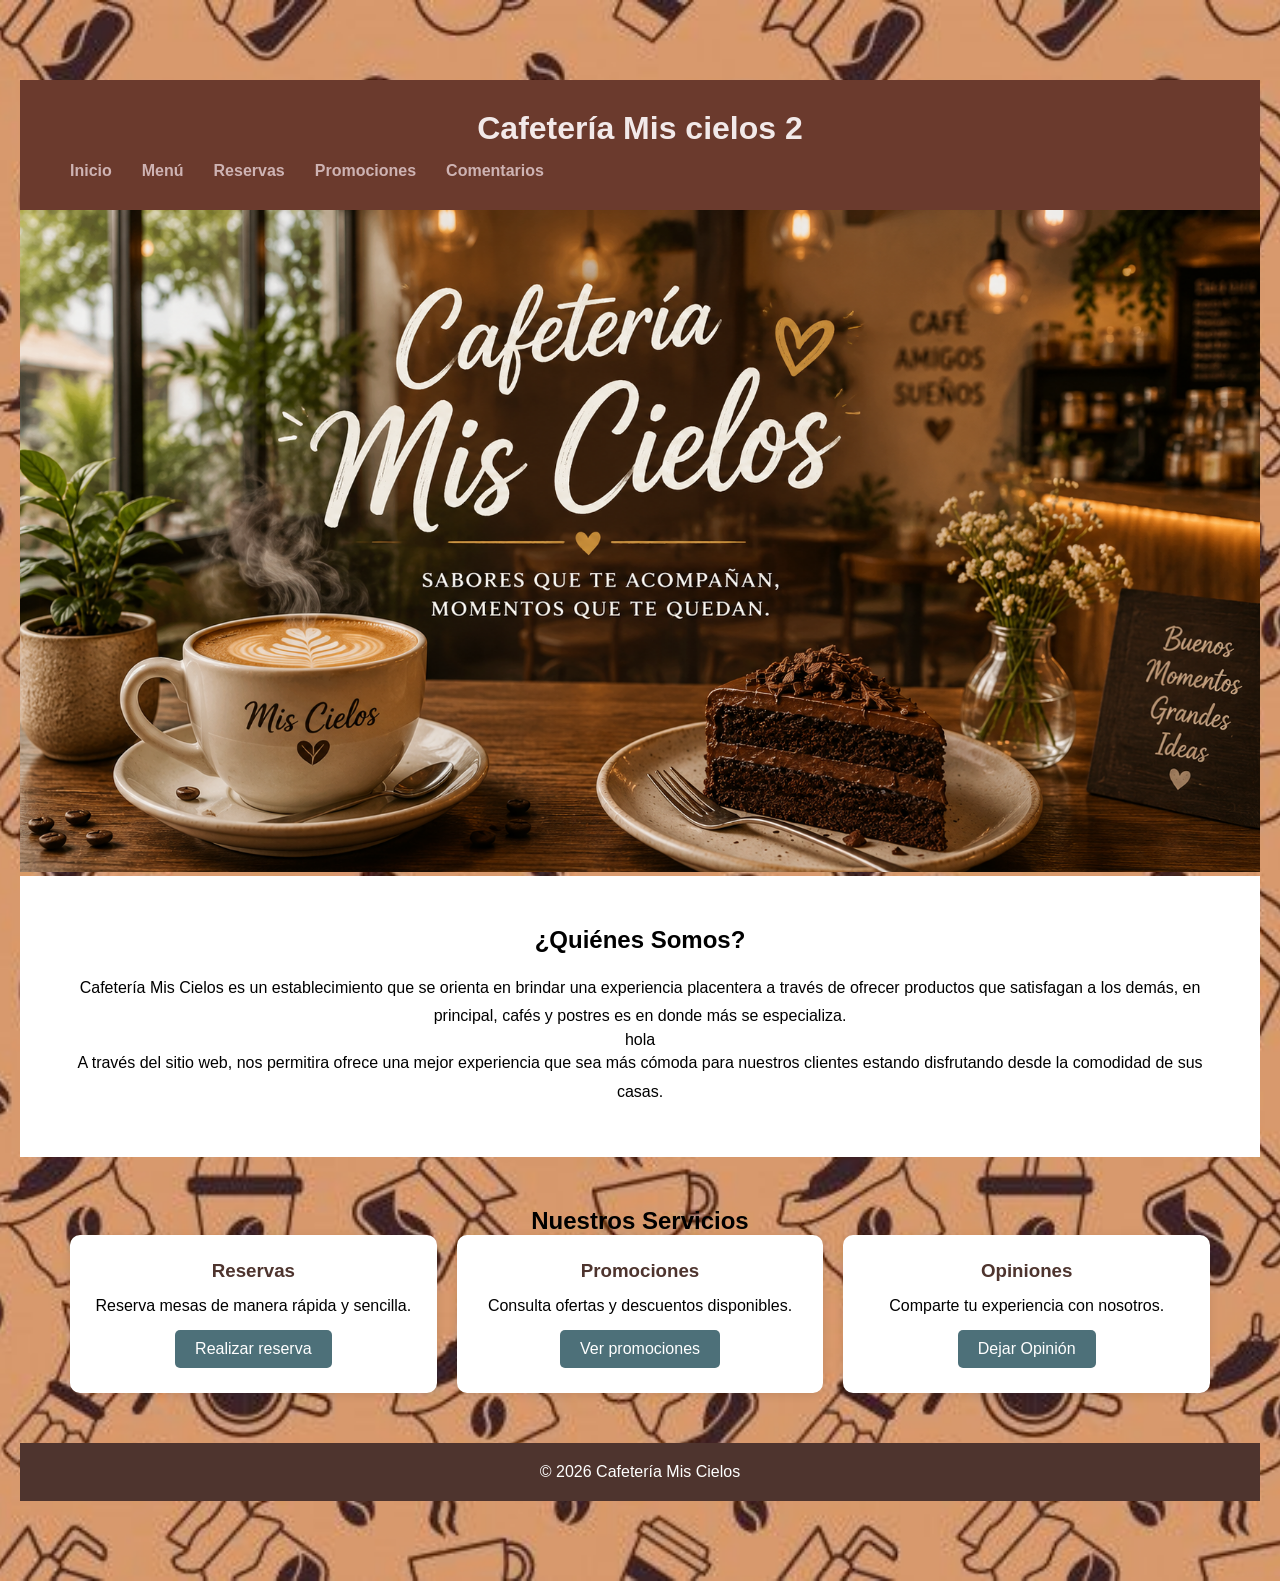
<file: cafeteria-web-main/Cafetería/Cafetería/index.html>
<!DOCTYPE html>
<html lang="es">

<head>
    <meta charset="UTF-8">
    <meta name="viewport" content="width=device-width, initial-scale=1.0">
    <title>Cafetería "Mis Cielos"</title>
    <link rel="stylesheet" href="css/estilos.css">
</head>

<body>

    <header>

        <h1>Cafetería Mis cielos 2</h1>

        <nav>

            <ul class="menu">

                <li><a href="index.html">Inicio</a></li>
                <li><a href="menu.html">Menú</a></li>
                <li><a href="reservas.html">Reservas</a></li>
                <li><a href="promociones.html">Promociones</a></li>
                <li><a href="comentarios.html">Comentarios</a></li>

            </ul>

        </nav>

    </header>

    <section class="banner">

        <!--Imagen del Banner-->

        <img src="img/banner.jpg.png" alt="Banner del sitio web">

    

    </section>

    <section class="nosotros">

        <h2>¿Quiénes Somos?</h2>

        <p>

            Cafetería Mis Cielos es un establecimiento que se orienta en brindar una experiencia placentera a través de ofrecer productos que satisfagan a los demás, en principal, cafés y postres es en donde más se especializa.

        </p>
     hola
        <p>

            A través del sitio web, nos permitira ofrece una mejor experiencia que sea más cómoda para nuestros clientes estando disfrutando desde la comodidad de sus casas.
            
        </p>

    </section>

    <section class="servicios">

        <h2>Nuestros Servicios</h2>

        <div class="tarjetas">

            <div class="tarjeta">

                <h3>Reservas</h3>

                <p>
                    Reserva mesas de manera rápida y sencilla.
                </p>

                 <a href="reservas.html" class="btn">
                    Realizar reserva
                </a>

            </div>

            <div class="tarjeta">

                <h3>Promociones</h3>

                <p>
                    Consulta ofertas y descuentos disponibles.
                </p>

                 <a href="promociones.html" class="btn">
                    Ver promociones
                </a>

            </div>

            <div class="tarjeta">

                <h3>Opiniones</h3>

                <p>
                    Comparte tu experiencia con nosotros.
                </p>

                <a href="comentarios.html" class="btn">
                    Dejar Opinión
                </a>

            </div>

        </div>

    </section>

    <footer>

        <p>
            © 2026 Cafetería Mis Cielos
        </p>

    </footer>

</body>

</html>
</file>
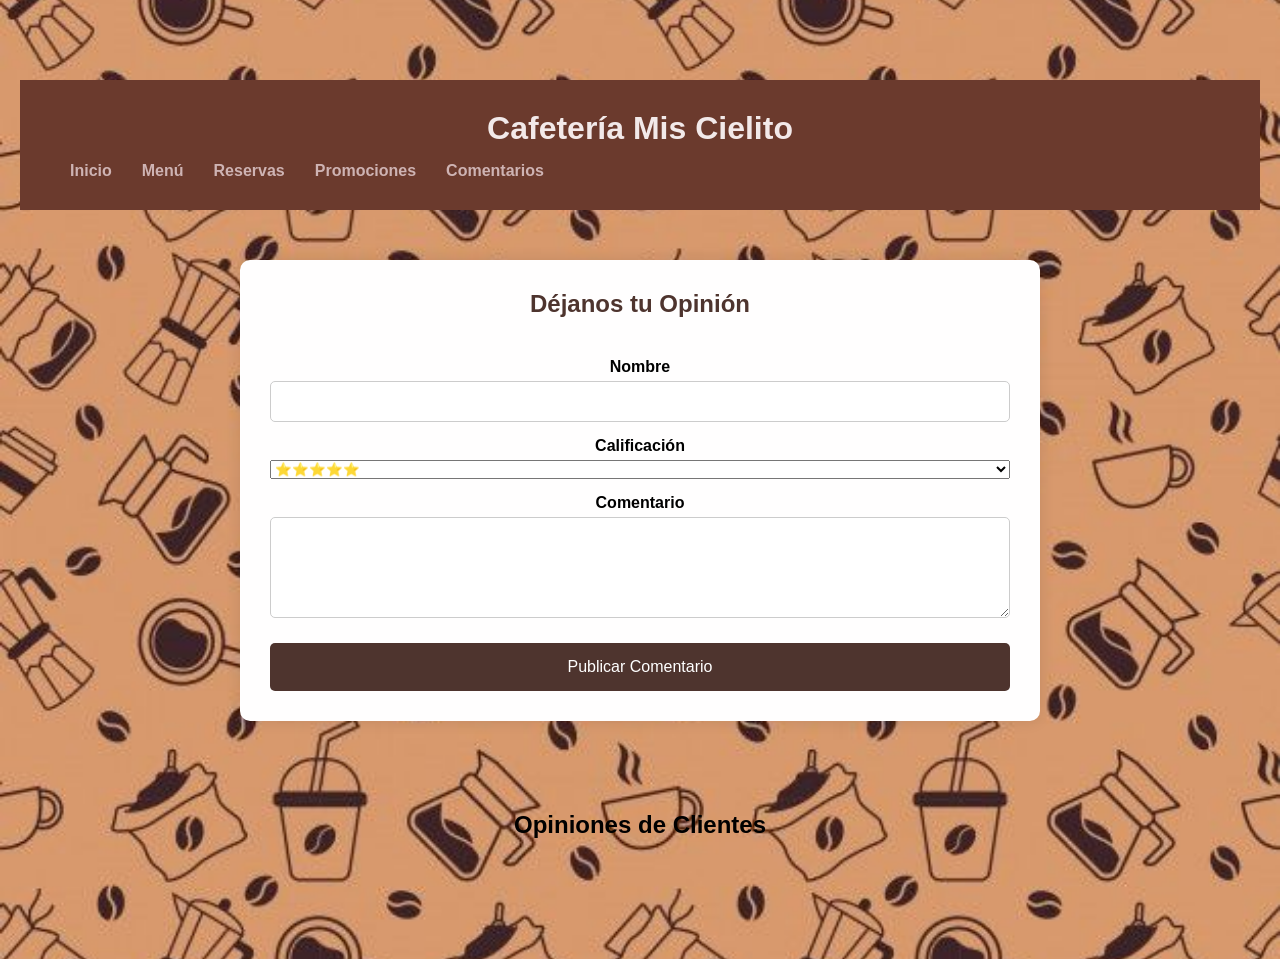
<file: cafeteria-web-main/Cafetería/Cafetería/comentarios.html>
<!DOCTYPE html>
<html lang="es">

<head>

<meta charset="UTF-8">

<meta name="viewport"
content="width=device-width, initial-scale=1.0">

<title>Comentarios</title>

<link rel="stylesheet"
href="css/estilos.css">

</head>

<body>

<header>

<h1>Cafetería Mis Cielito</h1>

<nav>

<ul class="menu">

<li><a href="index.html">Inicio</a></li>

<li><a href="menu.html">Menú</a></li>

<li><a href="reservas.html">Reservas</a></li>

<li><a href="promociones.html">Promociones</a></li>

<li><a href="comentarios.html">Comentarios</a></li>

</ul>

</nav>

</header>

<section class="formulario">

<h2>Déjanos tu Opinión</h2>

<form id="formComentario">

<label>Nombre</label>

<input
type="text"
id="nombreComentario"
required>

<label>Calificación</label>

<select id="calificacion">

<option>⭐</option>
<option>⭐⭐</option>
<option>⭐⭐⭐</option>
<option>⭐⭐⭐⭐</option>
<option selected>⭐⭐⭐⭐⭐</option>

</select>

<label>Comentario</label>

<textarea
id="textoComentario"
rows="5"
required>
</textarea>

<button type="submit">

Publicar Comentario

</button>

</form>

</section>

<section class="comentarios">

<h2>Opiniones de Clientes</h2>

<div id="listaComentarios">

</div>

</section>

<script>

document
.getElementById("formComentario")
.addEventListener(
"submit",
function(e){

e.preventDefault();

let nombre =
document.getElementById(
"nombreComentario"
).value;

let estrellas =
document.getElementById(
"calificacion"
).value;

let comentario =
document.getElementById(
"textoComentario"
).value;

let fecha =
new Date()
.toLocaleDateString();

let bloque =
`
<div class="comentario">

<h3>${nombre}</h3>

<p>${estrellas}</p>

<p>${comentario}</p>

<small>${fecha}</small>

</div>
`;

document.getElementById(
"listaComentarios"
).innerHTML += bloque;

this.reset();

});

</script>

</body>

</html>
</file>
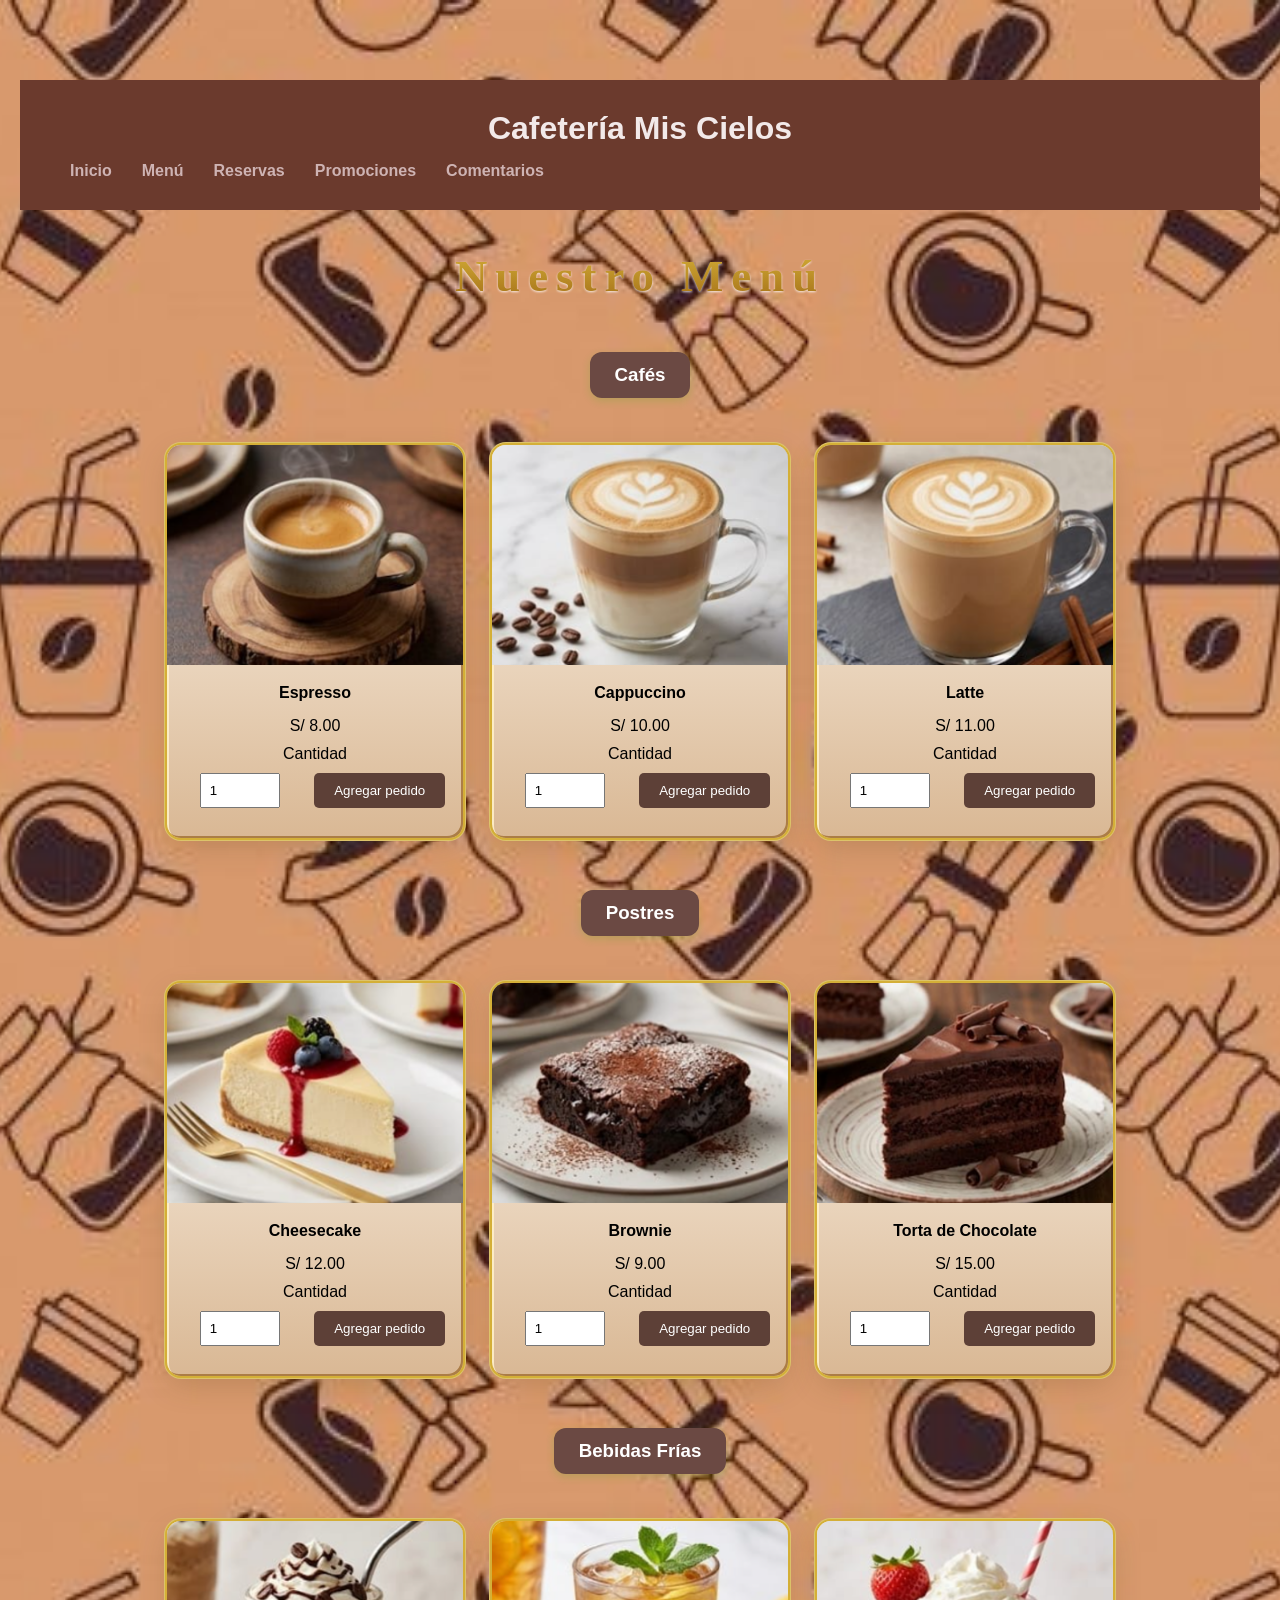
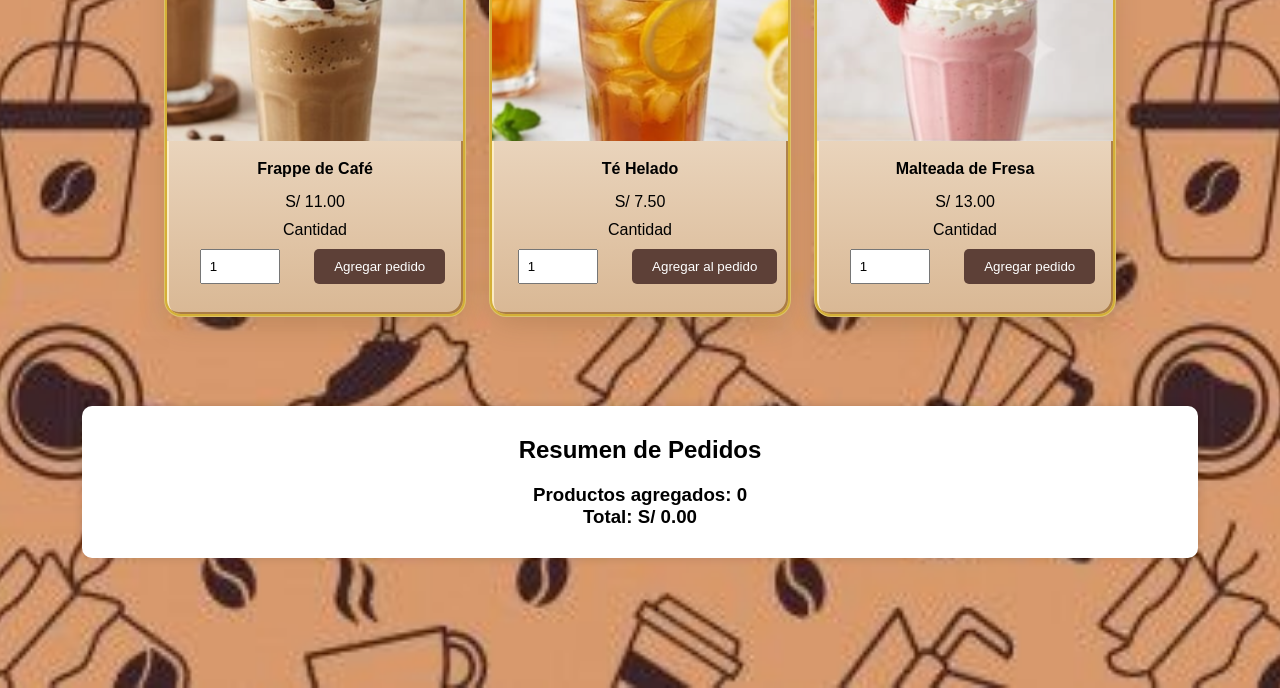
<file: cafeteria-web-main/Cafetería/Cafetería/menu.html>
<!DOCTYPE html>
<html lang="es">

<head>
    <meta charset="UTF-8">
    <meta name="viewport" content="width=device-width, initial-scale=1.0">
    <title>Menú - Cafetería Mis Cielos</title>

    <script src="js/carrito.js"></script>
    <link rel="stylesheet" href="css/estilos.css">
</head>

<body>

    <header>

        <h1>Cafetería Mis Cielos</h1>

        <nav>
            <ul class="menu">
                <li><a href="index.html">Inicio</a></li>
                <li><a href="menu.html">Menú</a></li>
                <li><a href="reservas.html">Reservas</a></li>
                <li><a href="promociones.html">Promociones</a></li>
                <li><a href="comentarios.html">Comentarios</a></li>
            </ul>
        </nav>

    </header>

    <section class="productos">

        <h2>Nuestro Menú</h2>

        <h3>Cafés</h3>

        <div class="contenedor-productos">

            <div class="producto">

                <img src="img/prod1.png" alt="Café">

                <h4>Espresso</h4>

                <p>S/ 8.00</p>

                <label>Cantidad</label>

                 <input
                    type="number"
                    min="1"
                    value="1"
                    class="cantidad">

                <button onclick="agregarPedido(this, 'Espresso',8)">
                    Agregar  pedido
                </button>

            </div>

            <div class="producto">

                <img src="img/prod2.png" alt="Café">

                <h4>Cappuccino</h4>

                <p>S/ 10.00</p>

                <label>Cantidad</label>

                 <input
                    type="number"
                    min="1"
                    value="1"
                    class="cantidad">

               <button onclick="agregarPedido(this, 'Cappuccino',10)">
                    Agregar  pedido
                </button>

            </div>

            <div class="producto">

                <img src="img/prod3.png" alt="Café">

                <h4>Latte</h4>

                <p>S/ 11.00</p>

                <label>Cantidad</label>

                 <input
                    type="number"
                    min="1"
                    value="1"
                    class="cantidad">

                <button onclick="agregarPedido(this, 'Latte',11)">
                    Agregar  pedido
                </button>

            </div>

        </div>

        <h3>Postres</h3>

        <div class="contenedor-productos">

            <div class="producto">

                <img src="img/prod4.png" alt="Postre">

                <h4>Cheesecake</h4>

                <p>S/ 12.00</p>

                <label>Cantidad</label>

                 <input
                    type="number"
                    min="1"
                    value="1"
                    class="cantidad">

                <button onclick="agregarPedido(this, 'Cheesecake',12)">
                    Agregar  pedido
                </button>

            </div>

            <div class="producto">

                <img src="img/prod5.png" alt="Postre">

                <h4>Brownie</h4>

                <p>S/ 9.00</p>

                <label>Cantidad</label>

                 <input
                    type="number"
                    min="1"
                    value="1"
                    class="cantidad">

                <button onclick="agregarPedido(this, 'Brownie',9)">
                    Agregar  pedido
                </button>

            </div>

            <div class="producto">

                <img src="img/prod6.png" alt="Postre">

                <h4>Torta de Chocolate</h4>

                <p>S/ 15.00</p>

                <label>Cantidad</label>

                 <input
                    type="number"
                    min="1"
                    value="1"
                    class="cantidad">

                <button onclick="agregarPedido(this, 'Torta de Chocolate',15)">
                    Agregar  pedido
                </button>

            </div>

        </div>

        <h3>Bebidas Frías</h3>

         <div class="contenedor-productos">

            <div class="producto">

                <img src="img/prod7.png" alt="Bebida fría">

                <h4>Frappe de Café</h4>

                <p>S/ 11.00</p>

                <label>Cantidad</label>

                <input
                    type="number"
                    min="1"
                    value="1"
                    class="cantidad">

                <button onclick="agregarPedido(this, 'Frappe de Café',11)">
                    Agregar  pedido
                </button>

            </div>

            <div class="producto">

                <img src="img/prod8.png" alt="Bebida Fría">

                <h4>Té Helado</h4>

                <p>S/ 7.50</p>

                <label>Cantidad</label>

                 <input
                    type="number"
                    min="1"
                    value="1"
                    class="cantidad">

                <button onclick="agregarPedido(this, 'Té Helado',7.50)">
                    Agregar al pedido
                </button>

            </div>

            <div class="producto">

                <img src="img/prod9.png" alt="Bebida Fría">

                <h4>Malteada de Fresa</h4>

                <p>S/ 13.00</p>

                <label>Cantidad</label>

                 <input
                    type="number"
                    min="1"
                    value="1"
                    class="cantidad">

                <button onclick="agregarPedido(this, 'Malteada de Fresa',13)">
                    Agregar  pedido
                </button>

            </div>

        </div>

    </section>

    <section class="pedido">

    <h2>Resumen de Pedidos</h2>

    <div id="listaPedido"></div>

    <h3 id="cantidadProductos">
    Productos agregados: 0
    </h3>

    <h3 id="totalPedido">
        Total: S/ 0.00
    </h3>

</section>

</body>

</html>
</file>
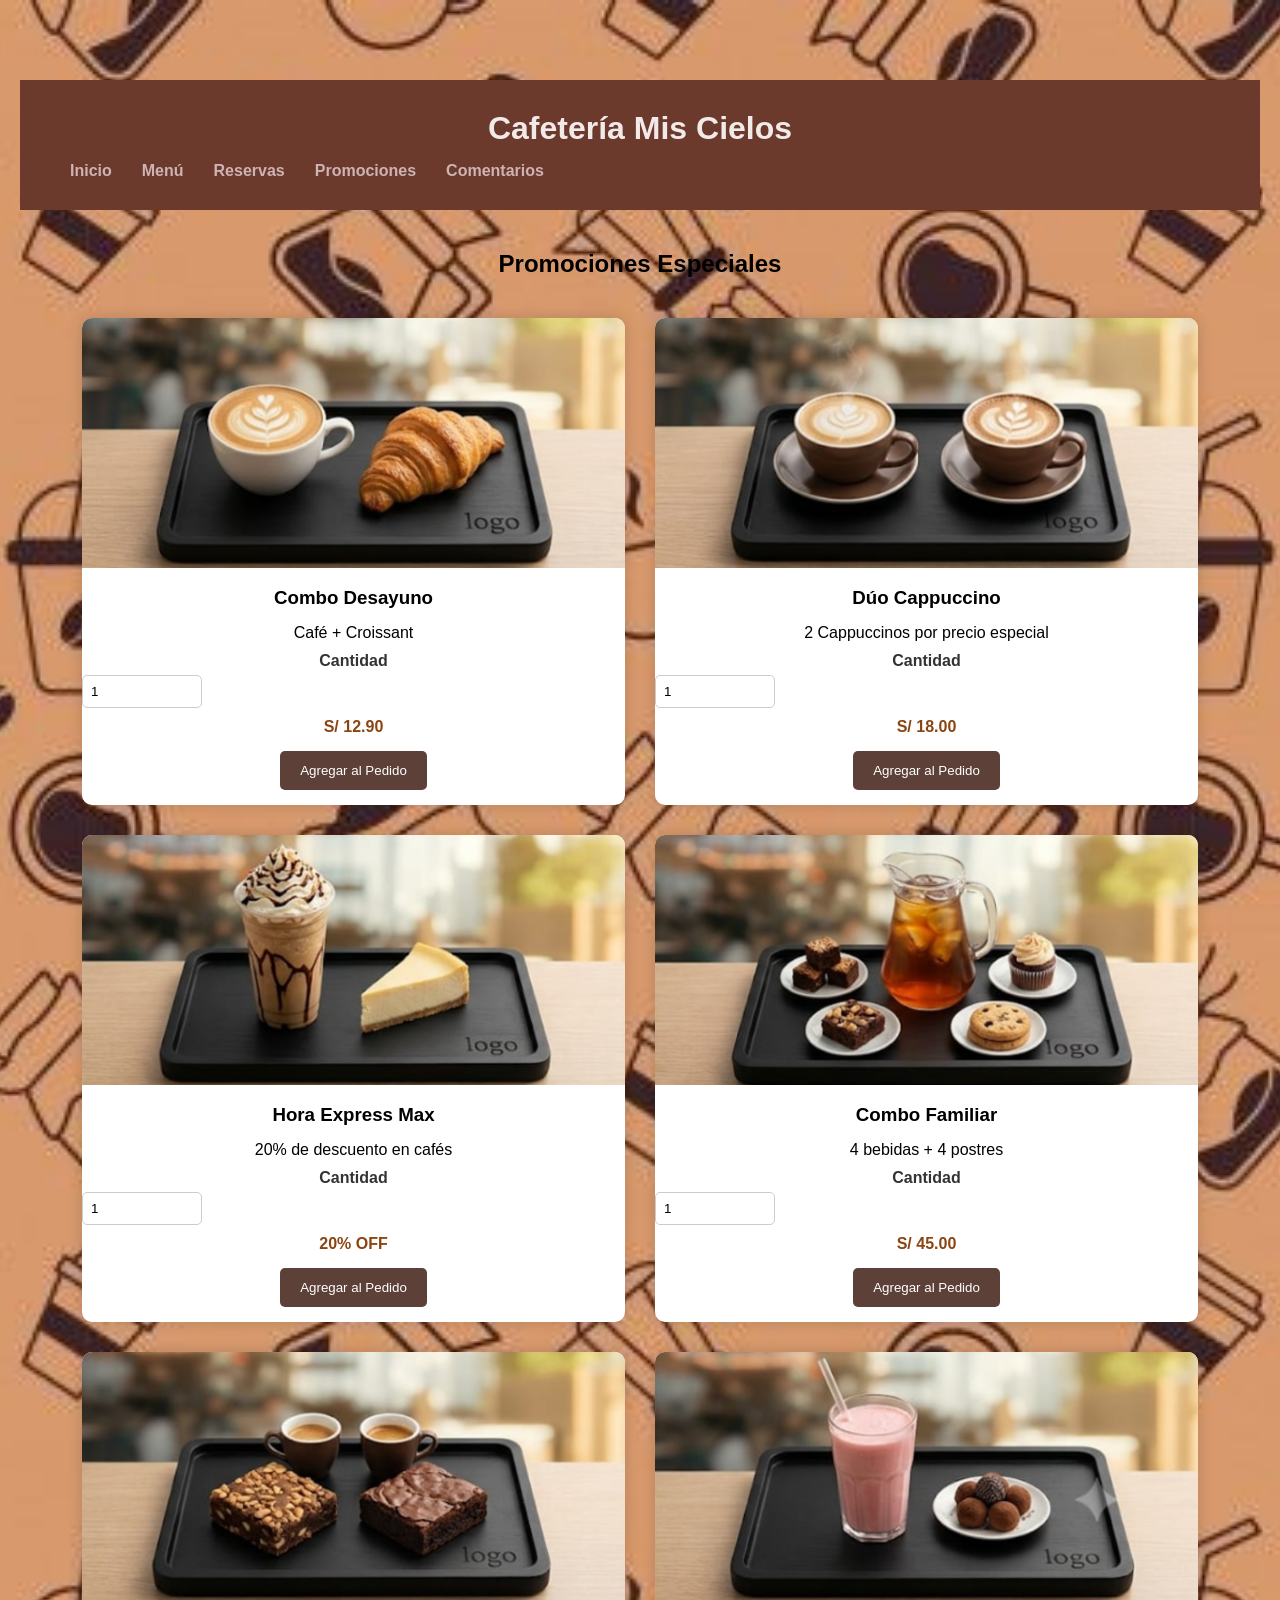
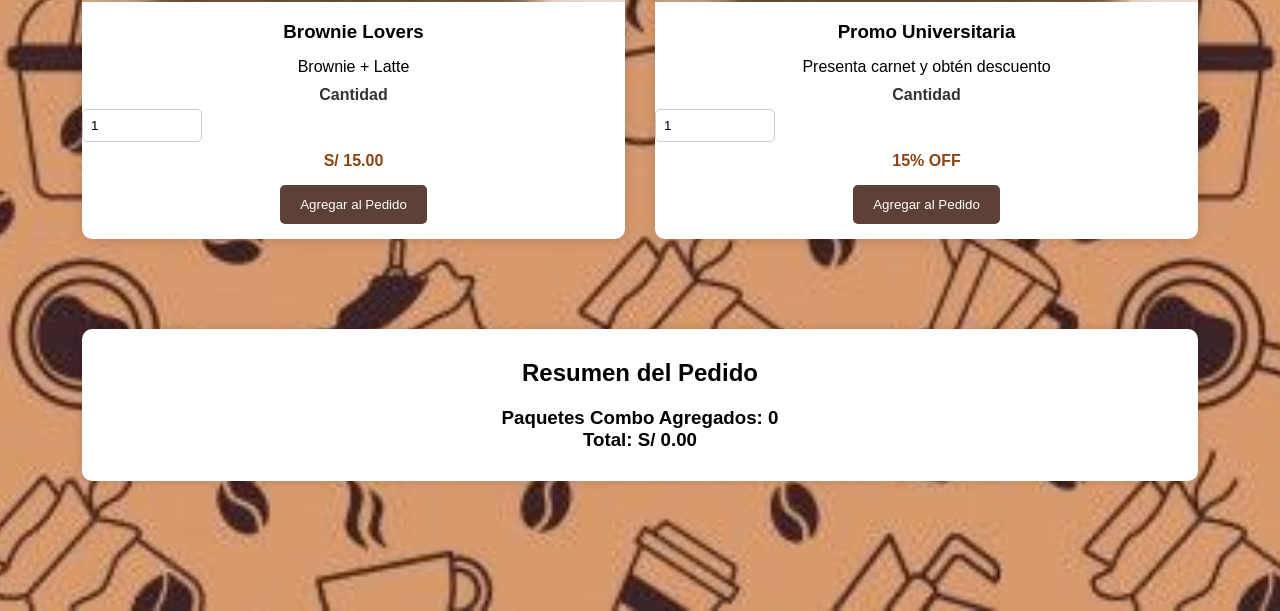
<file: cafeteria-web-main/Cafetería/Cafetería/promociones.html>
<!DOCTYPE html>
<html lang="es">

<head>

    <meta charset="UTF-8">
    <meta name="viewport" content="width=device-width, initial-scale=1.0">

    <script src="js/carrito.js"></script>
    <title>Promociones - Cafetería Mis Cielos</title>

    <link rel="stylesheet" href="css/estilos.css">

</head>

<body>

 <header>

    <h1>Cafetería Mis Cielos</h1>

    <nav>

        <ul class="menu">

            <li><a href="index.html">Inicio</a></li>
            <li><a href="menu.html">Menú</a></li>
            <li><a href="reservas.html">Reservas</a></li>
            <li><a href="promociones.html">Promociones</a></li>
            <li><a href="comentarios.html">Comentarios</a></li>

        </ul>

    </nav>

 </header>

 <section class="promociones">

    <h2>Promociones Especiales</h2>

    <div class="contenedor-promociones">

        <div class="promo">

            <img src="img/combo1.png" alt="Promoción">

            <h3>Combo Desayuno</h3>

            <p>
                Café + Croissant
            </p>

            <div class="cantidad-box">
            <label for="cantidad1">Cantidad</label>

            <input
                    type="number"
                    min="1"
                    value="1"
                    class="cantidad"
                    id="promo1">
            </div>

            <h4>S/ 12.90</h4>

            <button onclick="agregarPedido(this, 'Combo Desayuno',12.9, 'promo1')">
                Agregar al Pedido
            </button>

        </div>

        <div class="promo">

            <img src="img/combo2.png" alt="Promoción">

            <h3>Dúo Cappuccino</h3>

            <p>
                2 Cappuccinos por precio especial
            </p>

            <div class="cantidad-box">
            <label for="cantidad2">Cantidad</label>

            <input
                    type="number"
                    min="1"
                    value="1"
                    class="cantidad"
                    id="promo2">
            </div>

            <h4>S/ 18.00</h4>

            <button onclick="agregarPedido(this, 'Dúo Cappuccino',18, 'promo2')">
                Agregar al Pedido
            </button>

        </div>

        <div class="promo">

            <img src="img/combo3.png" alt="Promoción">

            <h3>Hora Express Max</h3>

            <p>
                20% de descuento en cafés
            </p>

            <div class="cantidad-box">
            <label for="cantidad3">Cantidad</label>

            <input
                    type="number"
                    min="1"
                    value="1"
                    class="cantidad"
                    id="promo3">
            </div>

            <h4>20% OFF</h4>

            <button onclick="agregarPedido(this, 'Hora Express Max',20, 'promo3')">
                Agregar al Pedido
            </button>

        </div>

        <div class="promo">

            <img src="img/combo4.png" alt="Promoción">

            <h3>Combo Familiar</h3>

            <p>
                4 bebidas + 4 postres
            </p>

            <div class="cantidad-box">
            <label for="cantidad4">Cantidad</label>

            <input
                    type="number"
                    min="1"
                    value="1"
                    class="cantidad"
                    id="promo4">
            </div>

            <h4>S/ 45.00</h4>

            <button onclick="agregarPedido(this, 'Combo Familiar',45, 'promo4')">
                Agregar al Pedido
            </button>

        </div>

        <div class="promo">

            <img src="img/combo5.png" alt="Promoción">

            <h3>Brownie Lovers</h3>

            <p>
                Brownie + Latte
            </p>

            <div class="cantidad-box">
            <label for="cantidad5">Cantidad</label>

            <input
                    type="number"
                    min="1"
                    value="1"
                    class="cantidad"
                    id="promo5">
            </div>

            <h4>S/ 15.00</h4>

            <button onclick="agregarPedido(this, 'Brownie Lovers',15, 'promo5')">
                Agregar al Pedido
            </button>
        </div>

        <div class="promo">

            <img src="img/combo6.png" alt="Promoción">

            <h3>Promo Universitaria</h3>

            <p>
                Presenta carnet y obtén descuento
            </p>

            <div class="cantidad-box">
            <label for="cantidad6">Cantidad</label>

            <input
                    type="number"
                    min="1"
                    value="1"
                    class="cantidad"
                    id="promo6">
            </div>

            <h4>15% OFF</h4>

            <button onclick="agregarPedido(this, 'Promo Universitaria',15, 'promo6')">
                Agregar al Pedido
            </button>

        </div>

    </div>

 </section>

 <section class="pedido">

    <h2>Resumen del Pedido</h2>

    <div id="listaPedido"></div>

     <h3 id="cantidadProductos">
    Paquetes Combo Agregados: 0
    </h3>

    <h3 id="totalPedido">

        Total: S/ 0.00

    </h3>

 </section>

</body>

</html>
</file>
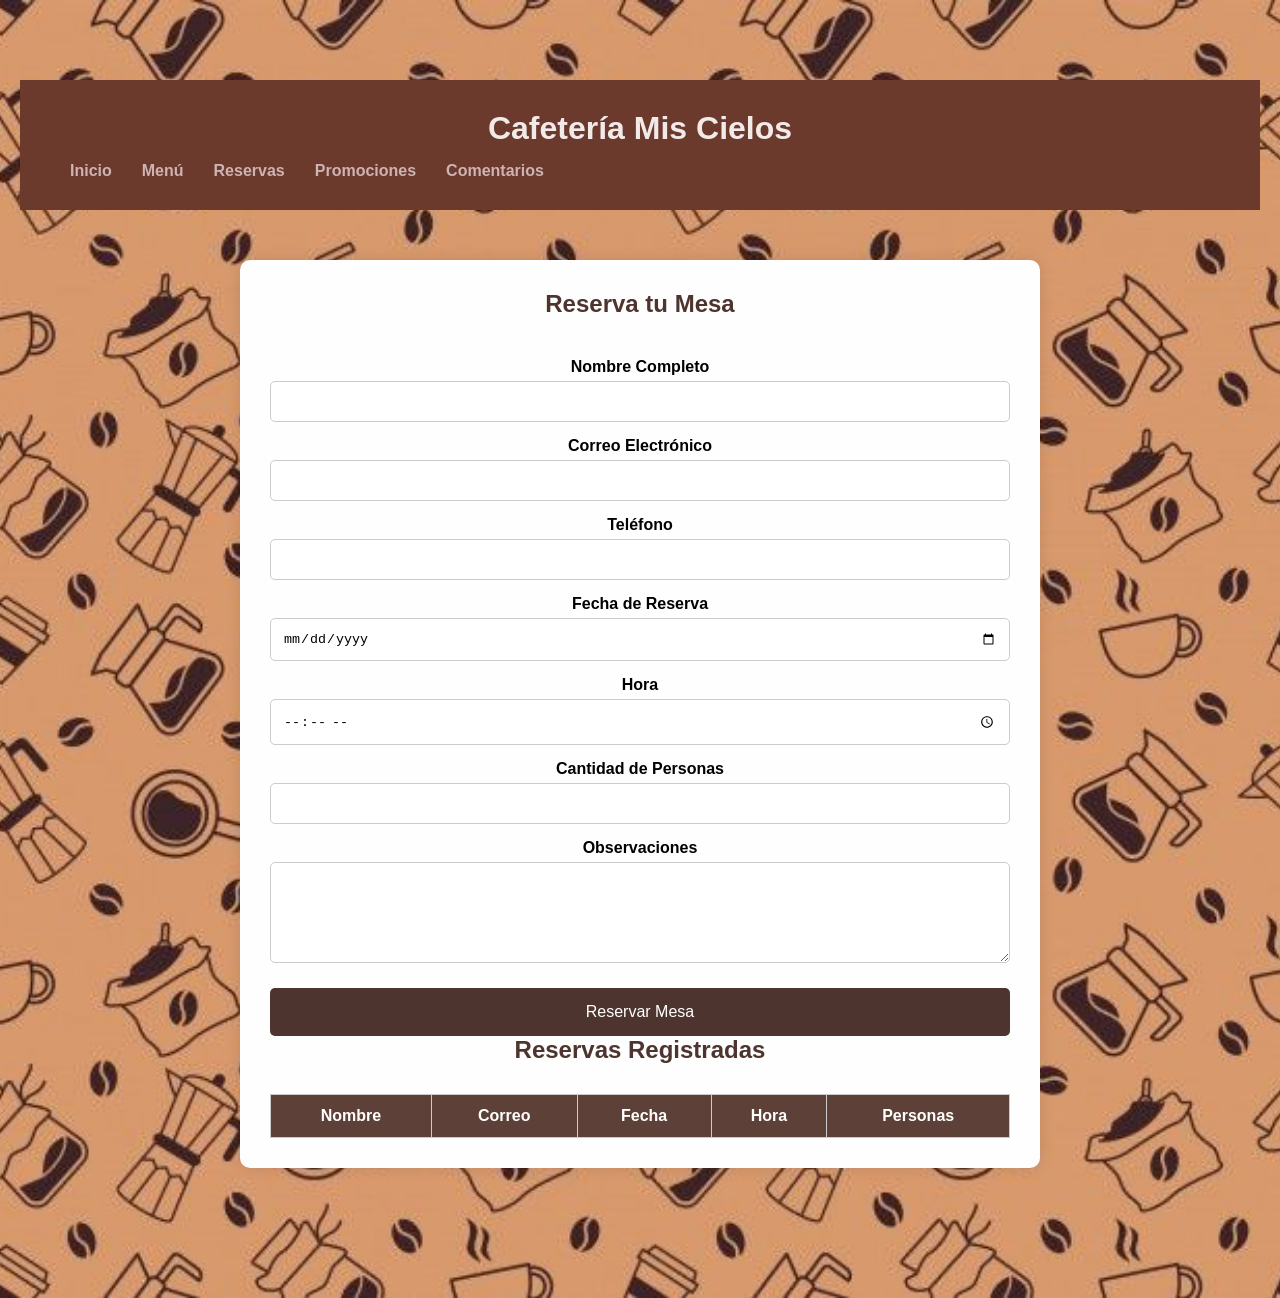
<file: cafeteria-web-main/Cafetería/Cafetería/reservas.html>
<!DOCTYPE html>
<html lang="es">

<head>
    <meta charset="UTF-8">
    <meta name="viewport" content="width=device-width, initial-scale=1.0">
    <title>Reservas - Cafetería Mis Cielos</title>

    <link rel="stylesheet" href="css/estilos.css">
</head>

<body>
    <header>
        <h1>Cafetería Mis Cielos</h1>

        <nav>
            <ul class="menu">
                <li><a href="index.html">Inicio</a></li>
                <li><a href="menu.html">Menú</a></li>
                <li><a href="reservas.html">Reservas</a></li>
                <li><a href="promociones.html">Promociones</a></li>
                <li><a href="comentarios.html">Comentarios</a></li>
            </ul>
        </nav>
    </header>

    <section class="formulario">
        <h2>Reserva tu Mesa</h2>

        <form id="formReserva">
            <label>Nombre Completo</label>
            <input type="text" id="nombre" required>

            <label>Correo Electrónico</label>
            <input type="email" id="correo" required>

            <label>Teléfono</label>
            <input type="tel" id="teléfono" required>

            <label>Fecha de Reserva</label>
            <input type="date" id="fecha" required>

            <label>Hora</label>
            <input type="time" id="hora" required>

            <label>Cantidad de Personas</label>
            <input type="number" id="personas" min="1" max="20" required>

            <label>Observaciones</label>

            <textarea rows="5"></textarea>

            <button type="submit">
                Reservar Mesa
            </button>
        </form>

        <h2>Reservas Registradas</h2>

        <table id="tablaReservas">

        <thead>

            <tr>
                <th>Nombre</th>
                <th>Correo</th>
                <th>Fecha</th>
                <th>Hora</th>
                <th>Personas</th>
            </tr>

         </thead>

    <tbody>

    </tbody>

</table>

<div id="mensajeReserva"></div>
    </section>
<script>

document.getElementById("formReserva")
.addEventListener("submit", function(e){

    e.preventDefault();

    let nombre =
    document.getElementById("nombre").value;

    let correo =
    document.getElementById("correo").value;

    let fecha =
    document.getElementById("fecha").value;

    let hora =
    document.getElementById("hora").value;

    let personas =
    document.getElementById("personas").value;

    let fila = `
        <tr>
            <td>${nombre}</td>
            <td>${correo}</td>
            <td>${fecha}</td>
            <td>${hora}</td>
            <td>${personas}</td>
        </tr>
    `;

    document.querySelector(
        "#tablaReservas tbody"
    ).innerHTML += fila;

    console.log(nombre);
    console.log(correo);
    console.log(fecha);
    console.log(hora);
    console.log(personas);

    this.reset();

});

</script>
</body>
</html>
</file>
<file: cafeteria-web-main/Cafetería/Cafetería/css/estilos.css>
*{
    margin:0;
    padding:0;
    box-sizing:border-box;
    
}

body{
    font-family:Arial, Helvetica, sans-serif;
    background-attachment: fixed;
    background:rgba(203, 184,184,0.5);
    background-image: url(../img/banner.img.jpg);
    background-size: cover;
    background-position: center;
    background-size: cover;
    background-repeat: no-repeat;
    padding: 80px 20px;
    text-align: center;
}

header{
    background:#6b3a2d;
    color: rgb(242, 233, 233);
    padding: 30px 50px;
}

.menu{
    list-style: none;
    display: flex;
    gap: 30px;
    margin-top: 15px;
}

.menu a{
    color: rgb(206, 179, 179);
    text-decoration: none;
    font-weight: bold;
}

.banner{
    position: relative;
}

.banner img{
    width: 100%;
    height: auto;
    object-fit: cover;
}

.contenido-banner{
    display: center;
    top: 50%;
    left: 40%;
    transform: translateY(-50%);
    padding: 25px;
    border-radius: 10px;
    color:rgb(235, 228, 228);
}

.contenido-banner h2{
    font-size: 45px;
    margin-bottom: 10px;
}

.contenido-banner p{
    font-size: 18px;
}

.nosotros{
    padding: 50px;
    background: white;
}

.nosotros h2{
    margin-bottom: 20px;
}

.nosotros p{
    margin: bottom 15px;
    line-height: 1.8;
}

.servicios{
    padding: 50px;
}

.tarjetas{
    display:flex;
    gap:20px;
}

.tarjeta{
    background: white;
    flex:1;
    padding: 25px;
    border-radius: 10px;
    box-shadow: 0px 2px 10px rgba(0,0,0,0.1);
}

.tarjeta h3{
    margin-bottom: 15px;
    color:#4e342e;
}

footer{
    background: #4e342e;
    color: white;
    text-align: center;
    padding: 20px;
}

.formulario{
    width: 80%;
    max-width: 800px;
    margin: 50px auto;
    background: rgb(255, 254, 254);
    padding: 30px;
    border-radius: 10px;
    box-shadow: 0px 0px 15px rgba(0,0,0,0.1);
}

.formulario h2{
    text-align: center;
    margin-bottom: 25px;
    color:#4e342e;
}

.formulario form{
    display:flex;
    flex-direction: column;
}

.formulario label{
    margin-top: 15px;
    margin-bottom: 5px;
    font-weight: bold;
}

.formulario input,
.formulario textarea{
    padding: 12px;
    border: 1px solid #ccc;
    border-radius: 5px;
}

.formulario button{
    margin-top: 25px;
    padding:15px;
    background: #4e342e;
    color:white;
    border:none;
    border-radius: 5px;
    cursor: pointer;
    font-size: 16px;
}

.formulario button:hover{
    background: #6d4c41;
}

.btn{
    display:inline-block;
    margin-top:15px;
    padding:10px 20px;
    background:#4d7079;
    color:rgb(255, 255, 255);
    text-decoration:none;
    border-radius:5px;
}

.btn:hover{
    background:#bea9a2;
}

.productos{
    width:90%;
    margin:auto;
    padding:40px 0;
}

.productos h2{
    text-align:center;
    margin-bottom:40px;font-family: 'Playfair Display', serif;
  font-size: 2.8rem;
  font-weight: bold;
  text-align: center;
  letter-spacing: 8px;

  
  background: linear-gradient(180deg, #d4af37 0%, #a46f18 100%);
  -webkit-background-clip: text;
  -webkit-text-fill-color: transparent;

  
  filter: drop-shadow(0px 1px 1px rgba(255, 255, 255, 0.8));
}

.productos h3{
    background:#6b4943;
    color: #ffffff;
    display: block;
    margin: 0 auto ;
    width: fit-content;
    padding: 12px 25px;
    border-radius: 12px;
    margin-bottom: 45px;
    margin-top: 50px;
    box-shadow: 0 3px 8px rgba(53, 181, 15, 0.2);
    
}

.contenedor-productos{
    display:flex;
    flex-wrap:wrap;
    gap:25px;
    justify-content:center;
    
}

.producto{
    width:300px;
    background: linear-gradient(
    180deg, 
    rgba(255, 248, 240, 0.75) 0%, 
    rgba(211, 173, 134, 0.85) 100%
    );
    border-radius:10px;
    overflow:hidden;
    box-shadow:0px 0px 10px rgba(97, 29, 169, 0.15);
    padding-bottom:20px;
    
  background-color: #fcf6e6; 
  border-radius: 16px;       
  overflow: hidden;          

  

  box-shadow: 


    
    inset 2px 2px 0px 0px rgba(255, 240, 200, 0.9), 
    
    inset -2px -2px 0px 0px rgba(160, 110, 50, 0.8),

    
    0px 0px 0px 1px #dcc36a, 
    
    
    0px 10px 30px -5px rgba(100, 70, 30, 0.25);

    border: 2px solid #d4af37;
    transition: transform 3.3s ease, box-shadow 9.3s ease;
    cursor: pointer;

    
}

.producto:hover {
    transform: scale:(2);
    box-shadow: 0px 15px 30px -10px rgba(100, 70, 30, 0.35);
}

.producto img{
    width:100%;
    height:220px;
    object-fit:cover;
    
}

.producto h4{
    padding:15px;
    margin:0;
    text-align: center;
}

.producto p{
    padding:0 15px;
    text-align: center;   
}

.producto label{
    display:block;
    padding:0 15px;
    margin-top:10px;
}

.producto input{
    margin:10px 15px;
    width:80px;
    padding:8px;
}

.producto button{
    margin-left:15px;
    padding:10px 20px;
    border:none;
    background:#5d4037;
    color:white;
    border-radius:5px;
    cursor:pointer;
}

.producto button:hover{
    background:#3e2723;
}

.pedido{
    width:90%;
    margin:50px auto;
    background:white;
    padding:30px;
    border-radius:10px;
    box-shadow:0px 0px 10px rgba(0,0,0,0.15);
}

.pedido h2{
    margin-bottom:20px;
}

.itemPedido{
    display:flex;
    justify-content:space-between;
    padding:10px;
    border-bottom:1px solid #ddd;
}

.promociones{
    width:90%;
    margin:auto;
    padding:40px 0;
}

.promociones h2{
    text-align:center;
    margin-bottom:40px;
}

.contenedor-promociones{

    display:grid;

    grid-template-columns:
    repeat(2,1fr);

    gap:30px;

}

.promo{

    background:white;

    border-radius:10px;

    overflow:hidden;

    box-shadow:0px 0px 15px rgba(0,0,0,0.15);

}

.promo img{

    width:100%;

    height:250px;

    object-fit:cover;

}

.promo h3{

    padding:15px;

}

.promo p{

    padding:0 15px;

}

.promo h4{

    padding:0 15px;

    color:#8b4513;

}

.promo button{

    margin:15px;

    padding:12px 20px;

    border:none;

    border-radius:5px;

    background:#5d4037;

    color:white;

    cursor:pointer;

}

.promo button:hover{

    background:#3e2723;

}

.confirmacion{

    margin-top:20px;

    background:#d4edda;

    color:#155724;

    padding:15px;

    border-radius:5px;

    font-weight:bold;

}

.pedido{
    width:90%;
    margin:50px auto;
    background:white;
    padding:30px;
    border-radius:10px;
    box-shadow:0px 0px 10px rgba(0,0,0,0.15);
}

.itemPedido{
    display:flex;
    justify-content:space-between;
    padding:10px;
    border-bottom:1px solid #ddd;
}

.cantidad-box{
    display: flex;
    flex-direction: column;
    gap: 5px;
    margin: 10px 0;
}

.cantidad-box label{
    font-weight: bold;
    color: #333;
}

.cantidad-box input{
    width: 120px;
    padding: 8px;
    border: 1px solid #ccc;
    border-radius: 5px;
}

table{

    width:100%;

    border-collapse:collapse;

    margin-top:30px;

    background:white;

}

th{

    background:#5d4037;

    color:white;

}

th,
td{

    padding:12px;

    border:1px solid #ccc;

    text-align:center;

}

.comentarios{

    width:90%;

    margin:auto;

    padding:40px 0;

}

.comentario{

    background:white;

    padding:20px;

    margin-bottom:20px;

    border-radius:10px;

    box-shadow:0px 0px 10px rgba(0,0,0,0.1);

}

.comentario h3{

    color:#5d4037;

    margin-bottom:10px;

}
</file>
